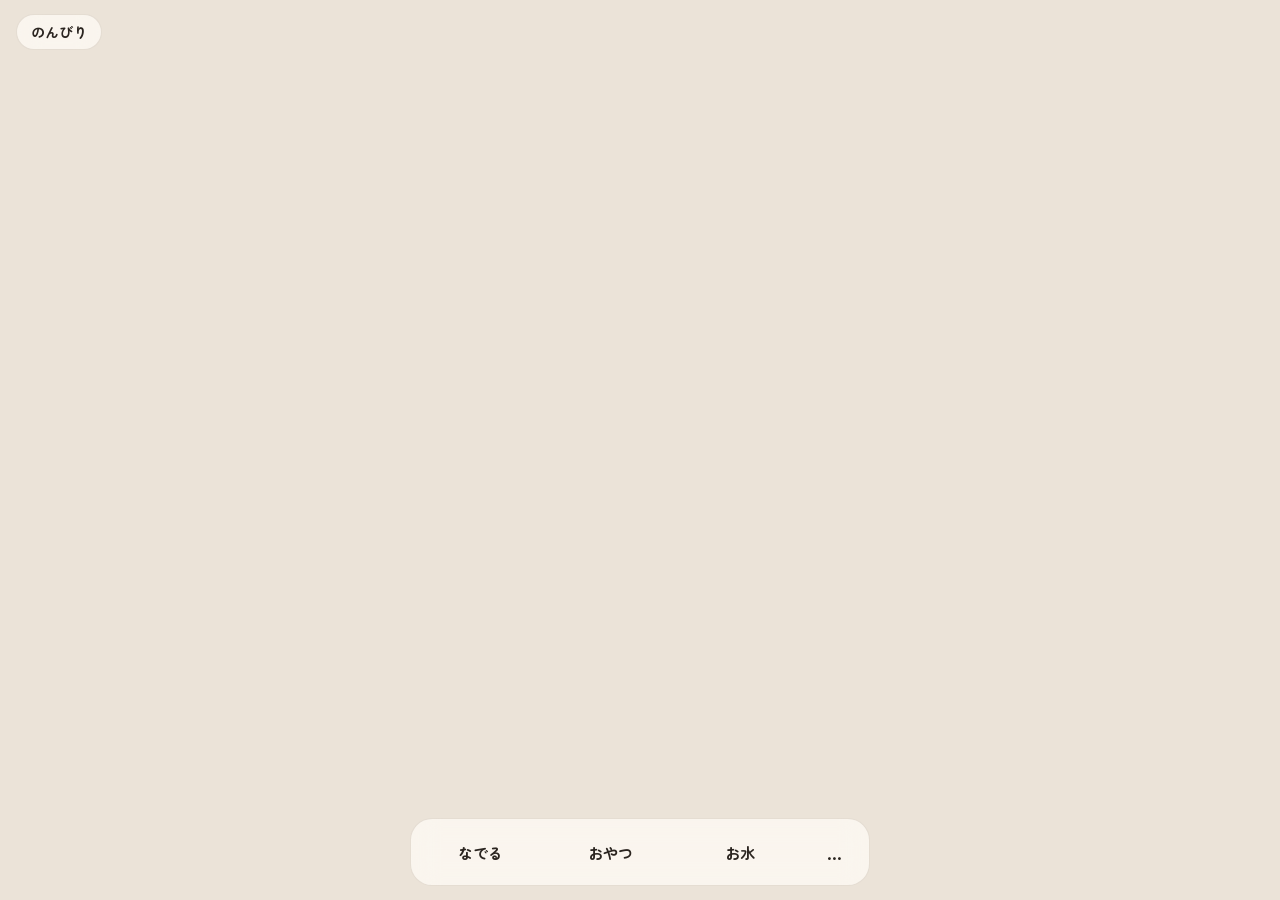
<file: index.html>
<!doctype html>
<html lang="ja">
<meta charset="utf-8">
<meta name="viewport" content="width=device-width,initial-scale=1,viewport-fit=cover">
<title>うちの子ライブ</title>
<meta name="robots" content="noindex,nofollow">
<link rel="manifest" href="manifest.json">
<meta name="theme-color" content="#ebe3d8">
<meta name="apple-mobile-web-app-capable" content="yes">
<meta name="mobile-web-app-capable" content="yes">
<meta name="apple-mobile-web-app-title" content="うちの子">
<meta name="apple-mobile-web-app-status-bar-style" content="default">
<link rel="apple-touch-icon" href="icon-180.png">
<link rel="icon" href="icon-180.png">
<link rel="preconnect" href="https://fonts.googleapis.com">
<link rel="stylesheet" href="https://fonts.googleapis.com/css2?family=Zen+Maru+Gothic:wght@500;700&display=swap">
<style>
/* layout: the pet fills the screen like a room it lives in; the care buttons sit low in a soft bar, poses tuck behind a "more" toggle.
   One fixed look on purpose: the room is the same warm studio wall as the videos, in light or dark mode. #desk = the small always-on-top window on a Mac. */
:root{
  --room:#ebe3d8;            /* updated live from the video's own wall colour */
  --bar:rgba(255,252,247,.72); --bar-line:rgba(120,96,72,.16);
  --ink:#2b2520; --sub:#6f6257; --accent:#c8743d; --accent-ink:#fff;
  --display:"Zen Maru Gothic","Hiragino Maru Gothic ProN","Hiragino Sans",sans-serif;
  color-scheme:light;
}
*{box-sizing:border-box;-webkit-tap-highlight-color:transparent}
html,body{height:100%}
body{margin:0;background:var(--room);color:var(--ink);font-family:var(--display);overflow:hidden;transition:background-color 1.2s linear;user-select:none;-webkit-user-select:none}
.stage{position:fixed;inset:0;cursor:pointer;outline:none}
.hani{position:absolute;left:50%;top:54%;width:min(100vw,74svh);aspect-ratio:1/1;max-width:100%;transform:translate(-50%,-50%);
  -webkit-mask-image:linear-gradient(to bottom,transparent 0,#000 16%,#000 86%,transparent 100%),linear-gradient(to right,transparent 0,#000 9%,#000 91%,transparent 100%);
  -webkit-mask-composite:source-in;mask-image:linear-gradient(to bottom,transparent 0,#000 16%,#000 86%,transparent 100%),linear-gradient(to right,transparent 0,#000 9%,#000 91%,transparent 100%);mask-composite:intersect}
@media (max-aspect-ratio: 3/4){ .hani{ -webkit-mask-image:linear-gradient(to bottom,transparent 0,#000 16%,#000 86%,transparent 100%); mask-image:linear-gradient(to bottom,transparent 0,#000 16%,#000 86%,transparent 100%) } }
.hani video{position:absolute;inset:0;width:100%;height:100%;object-fit:cover;opacity:0;transition:opacity .18s linear;pointer-events:none}
.hani video.top{z-index:2}
.hani video.shown{opacity:1}
.tag{position:fixed;z-index:5;top:calc(env(safe-area-inset-top,0px) + 14px);left:16px;background:var(--bar);border:1px solid var(--bar-line);-webkit-backdrop-filter:blur(12px);backdrop-filter:blur(12px);
  color:var(--ink);border-radius:999px;padding:7px 14px;font-size:14px;font-weight:700;pointer-events:none}
.loading{position:fixed;z-index:6;inset:0;display:grid;place-items:center;color:var(--sub);font-size:15px;background:var(--room)}
.loading[hidden]{display:none}
.dock{position:fixed;z-index:5;left:50%;bottom:calc(env(safe-area-inset-bottom,0px) + 14px);transform:translateX(-50%);width:min(calc(100vw - 32px),460px);display:flex;flex-direction:column;gap:8px}
.row{display:flex;gap:8px;padding:8px;background:var(--bar);border:1px solid var(--bar-line);border-radius:22px;-webkit-backdrop-filter:blur(14px);backdrop-filter:blur(14px)}
.row button{flex:1;min-width:0;border:0;border-radius:16px;padding:12px 4px;background:transparent;color:var(--ink);font-family:var(--display);font-weight:700;font-size:15px;cursor:pointer}
.row button:active{background:rgba(200,116,61,.14)}
.row button.on{background:var(--accent);color:var(--accent-ink)}
.row button:focus-visible{outline:2px solid var(--accent);outline-offset:-2px}
.row.more{font-size:14px}
.row.more button{font-size:13px;padding:10px 0;white-space:nowrap;letter-spacing:-.02em}
.row.more[hidden]{display:none}
#bMore{flex:0 0 52px;font-size:18px;letter-spacing:1px}
@media (prefers-reduced-motion: reduce){ .hani video{transition:none} body{transition:none} }

/* the Mac desk window: only Hani, controls appear on hover */
body.desk .hani{top:50%;width:100vw;max-width:none;-webkit-mask-image:radial-gradient(closest-side,#000 78%,transparent 100%);mask-image:radial-gradient(closest-side,#000 78%,transparent 100%)}
body.desk .tag,body.desk .dock{display:none}
.deskmenu{display:none}
body.desk .deskmenu{display:block;position:fixed;z-index:6;right:8px;bottom:8px}
.deskmenu .open{width:30px;height:30px;border-radius:50%;border:1px solid var(--bar-line);background:var(--bar);-webkit-backdrop-filter:blur(12px);backdrop-filter:blur(12px);
  color:var(--ink);font-size:14px;line-height:1;cursor:pointer;opacity:0;transition:opacity .2s}
body.desk:hover .deskmenu .open,.deskmenu .open[aria-expanded="true"]{opacity:1}
.deskmenu .list{position:absolute;right:0;bottom:36px;display:flex;flex-direction:column;min-width:112px;padding:4px;border-radius:12px;background:var(--bar);border:1px solid var(--bar-line);
  -webkit-backdrop-filter:blur(16px);backdrop-filter:blur(16px);box-shadow:0 6px 18px rgba(60,40,20,.18)}
.deskmenu .list[hidden]{display:none}
.deskmenu .list button{border:0;background:transparent;color:var(--ink);font-family:var(--display);font-weight:700;font-size:12px;text-align:left;padding:6px 10px;border-radius:8px;cursor:pointer;white-space:nowrap}
.deskmenu .list button:hover{background:rgba(200,116,61,.16)}
.deskmenu .list hr{border:0;border-top:1px solid var(--bar-line);margin:3px 6px}

/* the shelf: choose which pet lives here (public samples, or a private one by its code) */
.shelf{position:fixed;z-index:7;inset:0;overflow:auto;background:var(--room);padding:calc(env(safe-area-inset-top,0px) + 28px) 20px calc(env(safe-area-inset-bottom,0px) + 28px)}
.shelf[hidden]{display:none}
.shelf .in{max-width:460px;margin:0 auto;display:flex;flex-direction:column;gap:22px}
.shelf h1{font-size:24px;margin:0}
.shelf h2{font-size:15px;margin:0 0 10px;color:var(--sub)}
.shelf p{margin:0;color:var(--sub);font-size:14px;line-height:1.6}
.cards{display:grid;grid-template-columns:repeat(auto-fill,minmax(120px,1fr));gap:12px}
.card{display:flex;flex-direction:column;align-items:center;gap:8px;padding:12px;border-radius:18px;border:1px solid var(--bar-line);background:var(--bar);font-family:var(--display);font-weight:700;font-size:15px;color:var(--ink);cursor:pointer}
.card img{width:88px;height:88px;border-radius:24px;object-fit:cover}
.code{display:flex;gap:8px}
.code input{flex:1;min-width:0;font:inherit;font-size:16px;padding:12px 14px;border-radius:14px;border:1px solid var(--bar-line);background:#fffdf9;color:var(--ink)}
.code button{border:0;border-radius:14px;padding:0 18px;background:var(--accent);color:var(--accent-ink);font-family:var(--display);font-weight:700;font-size:15px;cursor:pointer}
.code input:focus-visible,.code button:focus-visible,.card:focus-visible{outline:2px solid var(--accent);outline-offset:2px}
.err{color:#a6402a;font-size:14px;min-height:1.4em}

/* #pet = the desktop pet on a Mac: no room, no frame, just the animal on the desktop (clips have transparent backgrounds) */
html.petmode,body.petmode{background:transparent!important}
body.petmode .hani{top:50%;width:100vw;max-width:none;-webkit-mask-image:none;mask-image:none}
body.petmode .tag,body.petmode .dock,body.petmode .loading{display:none}
body.petmode .deskmenu{display:block;position:fixed;z-index:6;right:4px;bottom:4px}
body.petmode:hover .deskmenu .open{opacity:1}
body.petmode .stage{cursor:grab}
</style>

<div class="stage" id="stage" tabindex="0" role="button" aria-label="なでる・呼ぶ">
  <div class="hani">
    <video id="vA" muted playsinline preload="auto"></video>
    <video id="vB" muted playsinline preload="auto"></video>
  </div>
</div>
<div class="tag" id="tag"></div>
<div class="dock">
  <div class="row more" id="more" hidden></div>
  <div class="row" id="careRow"></div>
</div>
<div class="deskmenu" id="deskmenu">
  <div class="list" id="deskList" hidden></div>
  <button class="open" id="bDeskMenu" aria-expanded="false" aria-controls="deskList" aria-label="メニュー">≡</button>
</div>
<div class="loading" id="loading" hidden>呼んでいます…</div>

<section class="shelf" id="shelf" hidden>
  <div class="in">
    <div>
      <h1>うちの子ライブ</h1>
      <p>スマホの中で暮らす子を迎えます。</p>
    </div>
    <div id="mineBox" hidden>
      <h2>うちの子</h2>
      <div class="cards" id="mine"></div>
    </div>
    <div>
      <h2>みんなの棚</h2>
      <div class="cards" id="cards"></div>
      <p id="noCards" hidden>準備中です。</p>
    </div>
    <div>
      <h2>コードで迎える</h2>
      <p>迎え入れコードをもらった人は、ここに入れてください。</p>
      <form class="code" id="codeForm" autocomplete="off">
        <input id="codeInput" aria-label="迎え入れコード" placeholder="迎え入れコード" autocapitalize="off" spellcheck="false">
        <button type="submit">迎える</button>
      </form>
      <div class="err" id="codeErr" role="status"></div>
    </div>
  </div>
</section>

<script>
(function(){
/* ---------- which pet lives here ----------
   A pet is a folder pets/<id>/ with pet.json + clips/. Public pets are listed in pets/catalog.json;
   private ones are not listed and are opened by their code (the folder id). Every pet adopted here is remembered,
   so going back to the shelf never loses a code. */
const params=new URLSearchParams(location.search);
const desk=location.hash==="#desk";
const petMode=location.hash==="#pet";
if(desk)document.body.classList.add("desk");
if(petMode){document.body.classList.add("petmode");document.documentElement.classList.add("petmode");}
/* the desktop pet uses transparent-background clips (.mov, HEVC with alpha) */
const CLIP_EXT=params.get("fmt")==="mov"?".mov":".mp4";
/* talk to the native app that hosts the page (Mac desktop pet / iPhone); does nothing in a browser */
const native=msg=>{try{window.webkit.messageHandlers.uchinoko.postMessage(msg);}catch(_){}};
const ls={get(k,d){try{const v=localStorage.getItem(k);return v==null?d:JSON.parse(v);}catch(_){return d}},set(k,v){try{v==null?localStorage.removeItem(k):localStorage.setItem(k,JSON.stringify(v));}catch(_){}}};
const CUR="uchinoko.current", ADOPTED="uchinoko.adopted";
const $=id=>document.getElementById(id);
const stage=$("stage"),tag=$("tag"),loading=$("loading"),shelf=$("shelf");
const layers=[$("vA"),$("vB")];
const rnd=(a,b)=>a+Math.random()*(b-a);
const now=()=>Date.now();
const isNight=()=>{const h=new Date().getHours();return h>=22||h<6;};
const weighted=(items,w=x=>x.weight)=>{const total=items.reduce((s,x)=>s+w(x),0);let r=Math.random()*total;for(const x of items){r-=w(x);if(r<0)return x;}return items[items.length-1];};
const validId=id=>/^[a-z0-9][a-z0-9-]{2,40}$/.test(id||"");

async function loadPet(id){
  if(!validId(id))throw new Error("bad id");
  /* native apps open the page from disk, where fetch() cannot read files; they hand the pet over themselves */
  const given=window.__UCHINOKO_PETS__&&window.__UCHINOKO_PETS__[id];
  if(given)return Object.assign({},given,{base:"pets/"+id+"/"});
  const r=await fetch("pets/"+id+"/pet.json",{cache:"no-cache"});
  if(!r.ok)throw new Error("not found");
  const pet=await r.json();pet.base="pets/"+id+"/";return pet;
}
function remember(pet){
  ls.set(CUR,pet.id);
  const list=ls.get(ADOPTED,[]).filter(x=>x.id!==pet.id);
  list.unshift({id:pet.id,name:pet.name,icon:pet.icon||"icon-180.png"});ls.set(ADOPTED,list);
}

/* ---------- the shelf ---------- */
function card(it){
  const b=document.createElement("button");b.className="card";b.type="button";
  const img=document.createElement("img");img.alt="";img.src="pets/"+it.id+"/"+(it.icon||"icon-180.png");
  b.append(img,document.createTextNode(it.name));b.onclick=()=>adopt(it.id);return b;
}
async function showShelf(){
  shelf.hidden=false;loading.hidden=true;
  const mine=ls.get(ADOPTED,[]);
  $("mineBox").hidden=!mine.length;$("mine").replaceChildren(...mine.map(card));
  let list=[];
  try{const r=await fetch("pets/catalog.json",{cache:"no-cache"});if(r.ok)list=(await r.json()).public||[];}catch(_){}
  $("noCards").hidden=list.length>0;$("cards").replaceChildren(...list.map(card));
}
async function adopt(id){
  $("codeErr").textContent="";
  try{const pet=await loadPet(id);remember(pet);shelf.hidden=true;start(pet);}
  catch(_){ $("codeErr").textContent="その子が見つかりませんでした。コードをもう一度確かめてください。"; }
}
$("codeForm").addEventListener("submit",e=>{e.preventDefault();adopt($("codeInput").value.trim().toLowerCase());});

/* ---------- mood ----------
   Three feelings that drift with time and settle with care. They only nudge what the pet chooses to do next;
   nothing bad ever happens from being left alone (no sickness, no leaving, no blame). */
const MOOD_DEFAULT={lonelyMinutes:30,hungryHours:6,thirstyHours:3,lonelyLabel:"かまって？",hungryLabel:"おなかすいた…",thirstyLabel:"のどかわいた…",greetLabel:"おかえり",greetAfterHours:3};
let M=null, mood=null;
const moodKey=()=>"uchinoko.mood."+P.id;
function loadMood(){const t=now();mood=Object.assign({touch:t,treat:t,water:t,pets:[]},ls.get(moodKey(),{}));}
function saveMood(){ls.set(moodKey(),mood);native({type:"mood",touch:mood.touch,treat:mood.treat,water:mood.water,pose});}
const clamp01=x=>Math.max(0,Math.min(1,x));
const lonely=()=>clamp01((now()-mood.touch)/(M.lonelyMinutes*60e3));
const hungry=()=>clamp01((now()-mood.treat)/(M.hungryHours*3600e3));
const thirsty=()=>clamp01((now()-mood.water)/(M.thirstyHours*3600e3));
function cared(id){
  const t=now();mood.touch=t;
  const c=P.care.find(x=>x.id===id);
  if(c&&c.settles){for(const k of c.settles)mood[k]=t;}
  if(id==="pet"){mood.pets=mood.pets.filter(x=>t-x<10*60e3).concat(t);}
  saveMood();
}
function touched(){mood.touch=now();saveMood();}

/* ---------- the living pet ---------- */
let P=null, URL_OF={}, EDGES={};
let greet=false, gen=0, front=0, pose="", moving=null, queue=[], idleCount=0, called=false, lastIdle="", resting=false, wake=null, nextLabel="";

function setupUI(){
  document.title=P.name;
  stage.setAttribute("aria-label",P.name+"をなでる・呼ぶ");
  const mk=(label,fn,attrs)=>{const b=document.createElement("button");b.type="button";b.textContent=label;b.onclick=e=>{e.stopPropagation();fn();};if(attrs)for(const k in attrs)b.dataset[k]=attrs[k];return b;};
  const poseBtns=()=>Object.entries(P.poses).map(([k,v])=>mk(v.button,()=>{touched();request(k);},{pose:k}));
  const careBtns=()=>P.care.map(c=>mk(c.button,()=>doCare(c.id)));
  const callBtn=()=>mk(P.call.button,call);
  const shelfBtn=()=>mk("ほかの子",()=>{location.href=location.pathname+"?shelf=1"+(desk?"#desk":"");});
  const showShelfBtn=!params.get("pet")&&!onlyPet;
  const more=$("more");more.replaceChildren(...poseBtns(),callBtn(),...(showShelfBtn?[shelfBtn()]:[]));
  const bMore=mk("…",()=>{more.hidden=!more.hidden;bMore.setAttribute("aria-expanded",String(!more.hidden));});
  bMore.id="bMore";bMore.setAttribute("aria-expanded","false");bMore.setAttribute("aria-label","姿勢を頼む");
  $("careRow").replaceChildren(...careBtns(),bMore);
  $("deskList").replaceChildren(...careBtns(),document.createElement("hr"),...poseBtns(),callBtn(),...(showShelfBtn?[document.createElement("hr"),shelfBtn()]:[]));
}

function clipNames(){
  const names=new Set();
  for(const v of Object.values(P.poses))v.idles.forEach(i=>names.add(i.clip));
  P.transitions.forEach(t=>names.add(t.clip));
  P.care.forEach(c=>c.outcomes.forEach(o=>names.add(o.clip)));
  return [...names];
}
function preload(){
  const src=n=>P.base+"clips/"+n+CLIP_EXT;
  const names=clipNames();
  /* keep every clip in memory so switching never waits on the network; opened from disk (native apps), play straight from the files.
     A clip that fails to load is simply skipped later. */
  return Promise.all(names.map(n=>fetch(src(n)).then(r=>{if(!r.ok)throw 0;return r.blob();}).then(b=>{URL_OF[n]=URL.createObjectURL(b);}).catch(()=>{URL_OF[n]=src(n);})));
}

/* play a clip on the back layer and fade it over the front one. Always settles: on end, on error, or by a watchdog,
   and right away when interrupted (stopPlay), so the life loop can never hang on one clip. */
let stopPlay=null;
function play(name){
  const next=layers[1-front], cur=layers[front];
  return new Promise(res=>{
    let done=false, guard=0;
    const finish=ok=>{if(done)return;done=true;clearTimeout(guard);next.onloadeddata=next.onended=next.onerror=null;stopPlay=null;res(ok);};
    stopPlay=()=>{next.pause();finish(false);};
    if(!URL_OF[name]){finish(false);return;}
    guard=setTimeout(()=>finish(false),5000);           // never started
    next.onerror=()=>finish(false);
    /* iPhone's WebKit does not load a video until it is asked to play, so ask right away and reveal it once frames arrive */
    next.onloadeddata=()=>{
      next.onloadeddata=null;
      next.classList.add("top","shown"); cur.classList.remove("top");
      setTimeout(()=>{cur.classList.remove("shown");cur.pause();},220);
      front=1-front;
      clearTimeout(guard);guard=setTimeout(()=>finish(true),((next.duration||10)+4)*1000);  // stalled midway
    };
    next.onended=()=>finish(true);
    next.src=URL_OF[name];
    const p=next.play(); if(p&&p.catch)p.catch(()=>{});
  });
}
/* a pause that a request can cut short */
function rest(ms){return new Promise(res=>{resting=true;const t=setTimeout(()=>{resting=false;wake=null;res();},ms);wake=()=>{clearTimeout(t);resting=false;wake=null;res();};});}

/* shortest path between poses, as a list of transition clips */
function path(from,to){
  if(from===to)return [];
  const prev={[from]:null},q=[from];
  while(q.length){const p=q.shift();for(const n in (EDGES[p]||{})){if(!(n in prev)){prev[n]=p;q.push(n);}}}
  if(!(to in prev))return [];
  const out=[];let n=to;while(prev[n]!==null){out.unshift({clip:EDGES[prev[n]][n],to:n});n=prev[n];}
  return out;
}

/* what to do after an idle: the pet's own odds, nudged by how it feels */
function choose(){
  const pp=P.poses[pose];
  const lon=lonely(), hun=hungry(), thi=thirsty();
  // wants company: come up and look for you (not in the middle of the night)
  if(lon>0.7&&!isNight()&&pose!==P.call.pose&&Math.random()<0.35){nextLabel=M.lonelyLabel;return P.call.pose;}
  const careOf=id=>P.care.find(c=>c.id===id);
  if(hun>0.8&&careOf("treat")&&Math.random()<0.25){const to=careOf("treat").pose;if(to!==pose){nextLabel=M.hungryLabel;return to;}}
  if(thi>0.8&&careOf("water")&&Math.random()<0.25){const to=careOf("water").pose;if(to!==pose){nextLabel=M.thirstyLabel;return to;}}
  // lonely pets do not settle into long naps
  const stay=pp.stayIdles?[lon>0.7?1:pp.stayIdles[0],lon>0.7?2:pp.stayIdles[1]]:null;
  if(stay&&idleCount<rnd(stay[0],stay[1]))return null;
  const odds=(isNight()&&pp.nightNext)||pp.next;
  const pick=weighted(Object.entries(odds),([,w])=>w)[0];
  return pick==="stay"?null:pick;
}
/* the plain idle (first) comes up by its weight; the habits fill the rest and never repeat back to back */
function pickIdle(p){
  const list=P.poses[p].idles.filter((x,i)=>i===0||x.clip!==lastIdle);
  const pick=weighted(list);lastIdle=pick.clip;return pick;
}
/* how a care goes also depends on mood: a lonely pet melts into petting, one petted again and again starts ducking away */
function careClip(id){
  const c=P.care.find(x=>x.id===id);
  if(id!=="pet")return weighted(c.outcomes);
  const recent=mood.pets.filter(x=>now()-x<10*60e3).length, lon=lonely();
  return weighted(c.outcomes,o=>{
    const avoid=/dodge|いや/.test(o.clip+o.label);
    return o.weight*(avoid?(recent>=3?2.5:1)*(lon>0.6?0.5:1):(lon>0.6?1.5:1));
  });
}
function markButtons(){document.querySelectorAll("[data-pose]").forEach(b=>b.classList.toggle("on",b.dataset.pose===pose));}
function idleLabel(idle){
  if(greet){greet=false;return M.greetLabel;}
  if(idle.label)return idle.label;
  const pp=P.poses[pose];
  if(hungry()>0.8&&P.care.some(c=>c.id==="treat"&&c.pose===pose))return M.hungryLabel;
  if(thirsty()>0.8&&P.care.some(c=>c.id==="water"&&c.pose===pose))return M.thirstyLabel;
  if(lonely()>0.7&&pose===P.call.pose&&!isNight())return M.lonelyLabel;
  return (isNight()&&pp.nightLabel)||pp.label;
}

/* the life loop: one at a time, numbered (gen). A request starts a new loop and the old one quietly ends. */
async function live(g){
  while(g===gen){
    if(queue.length){
      const s=queue.shift();
      tag.textContent=s.label||nextLabel||(s.to===P.call.pose&&called?P.call.label:(P.poses[s.to].arriveLabel||P.movingLabel));
      nextLabel="";
      moving=s.to; await play(s.clip); if(g!==gen)return;
      pose=s.to; moving=null; idleCount=0; markButtons(); native({type:"pose",pose});
      continue;
    }
    if(called&&pose===P.call.pose)called=false;
    /* after a pose change, always spend at least one idle in the new pose */
    const next=idleCount===0?null:choose();
    if(next){const q=path(pose,next);if(q.length){queue=q;continue;}}
    nextLabel="";
    const idle=pickIdle(pose);
    tag.textContent=idleLabel(idle);
    idleCount++;
    const ok=await play(idle.clip); if(g!==gen)return;
    if(!ok)await rest(800);   // a missing clip: wait a beat instead of spinning
    if(g!==gen)return;
    /* sometimes just stay still for a moment, like a real animal */
    if(!queue.length&&!P.poses[pose].noHold&&Math.random()<(P.holdChance||0)){await rest(rnd(1200,3500));}
  }
}
function restart(){gen++;if(stopPlay)stopPlay();if(wake)wake();live(gen);}

/* a request interrupts a calm idle or pause right away; a pose change already underway finishes first, then the new plan runs */
function request(to,care){
  const q=path(moving||pose,to);
  if(care){const o=careClip(care);q.push({clip:o.clip,to,label:o.label});}
  if(!q.length)return;
  queue=q;
  if(moving)return;
  restart();
}
function doCare(id){const c=P.care.find(x=>x.id===id);if(!c)return;called=false;cared(id);request(c.pose,c.id);}
function call(){called=true;touched();tag.textContent=P.call.label;request(P.call.pose);}
/* tapping does what the pet's own table says for the pose it is in */
function tap(){
  if(!P||moving)return;
  const act=P.tap[pose]||P.tap["*"];
  if(act==="call")call();else doCare(act);
}
if(!petMode)stage.addEventListener("click",tap);
/* the desktop pet: press and move to carry it (the Mac app moves the window); a press without moving is a tap */
if(petMode){
  let down=null,dragging=false;
  stage.addEventListener("pointerdown",e=>{down={x:e.screenX,y:e.screenY};dragging=false;stage.setPointerCapture(e.pointerId);});
  stage.addEventListener("pointermove",e=>{
    if(!down)return;
    const dx=e.screenX-down.x,dy=e.screenY-down.y;
    if(!dragging&&Math.hypot(dx,dy)<4)return;
    dragging=true;native({type:"drag",dx,dy});down={x:e.screenX,y:e.screenY};
  });
  stage.addEventListener("pointerup",()=>{if(!down)return;if(dragging){native({type:"drop"});touched();}else tap();down=null;dragging=false;});
}
stage.addEventListener("keydown",e=>{if(e.key==="Enter"||e.key===" "){e.preventDefault();tap();}});

/* the Mac desk window: a menu button on hover; choosing anything closes the list again */
const deskList=$("deskList"),bDesk=$("bDeskMenu");
const setDesk=open=>{deskList.hidden=!open;bDesk.setAttribute("aria-expanded",String(open));};
bDesk.onclick=e=>{e.stopPropagation();setDesk(deskList.hidden);};
deskList.addEventListener("click",()=>setDesk(false),true);  // capture: the buttons stop the click from bubbling
document.addEventListener("mouseleave",()=>setDesk(false));

/* browsers pause muted video that scrolls out of view or sits in a background tab; resume it so the chain of clips never stalls */
function resume(){const v=layers[front];if(v.src&&v.paused&&!v.ended){const p=v.play();if(p&&p.catch)p.catch(()=>{});}}
setInterval(resume,1000);
document.addEventListener("visibilitychange",()=>{if(!document.hidden)resume();});

/* the room takes the colour of the wall behind the pet in the current clip, so the video's edge disappears */
const probe=document.createElement("canvas");probe.width=probe.height=1;
const pctx=probe.getContext("2d",{willReadFrequently:true});
function matchRoom(){
  const v=layers[front];if(!v.videoWidth)return;
  try{pctx.drawImage(v,v.videoWidth*0.02,v.videoHeight*0.04,v.videoWidth*0.06,v.videoHeight*0.06,0,0,1,1);
    const d=pctx.getImageData(0,0,1,1).data;document.documentElement.style.setProperty("--room",`rgb(${d[0]},${d[1]},${d[2]})`);}catch(_){}
}
if(!petMode)setInterval(matchRoom,1500);

/* keep the screen on while the pet is shown (a dedicated device on a stand), where the browser allows it */
async function keepAwake(){try{if("wakeLock" in navigator&&!document.hidden)await navigator.wakeLock.request("screen");}catch(_){}}
document.addEventListener("visibilitychange",()=>{if(!document.hidden&&P)keepAwake();});

/* native apps (menu bar item, widget buttons) call these */
window.uchinoko={care:id=>P&&doCare(id),pose:p=>{if(P&&P.poses[p]){touched();request(p);}},call:()=>P&&call(),
  mood:()=>P&&({lonely:lonely(),hungry:hungry(),thirsty:thirsty(),pose})};

async function start(pet){
  P=pet;M=Object.assign({},MOOD_DEFAULT,P.mood||{});EDGES={};
  P.transitions.forEach(t=>{(EDGES[t.from]=EDGES[t.from]||{})[t.to]=t.clip;});
  if(!P.poses[P.start])P.start=Object.keys(P.poses)[0];
  pose=P.start;loading.textContent=P.name+"を呼んでいます…";loading.hidden=false;
  loadMood();
  setupUI();
  await preload();
  loading.hidden=true;markButtons();
  /* back after a long while: the pet gets up to greet you */
  const away=now()-mood.touch;
  if(away>M.greetAfterHours*3600e3&&!isNight()){const q=path(pose,P.call.pose);if(q.length){q[q.length-1].label=M.greetLabel;queue=q;}else greet=true;}
  touched();
  restart();keepAwake();
  native({type:"ready",name:P.name,care:P.care.map(c=>[c.id,c.button]),poses:Object.entries(P.poses).map(([k,v])=>[k,v.button]),call:P.call.button});
}

/* boot: ?pet=<id> (native apps, or a link) wins, then the site's own pet (catalog.json "only": a site that shows one pet
   and no shelf, like the browser sample), then the pet last here; ?shelf=1 or nothing remembered opens the shelf */
let onlyPet=null;
(async()=>{
  try{const r=await fetch("pets/catalog.json",{cache:"no-cache"});if(r.ok)onlyPet=(await r.json()).only||null;}catch(_){}
  const id=params.get("pet")||onlyPet||(params.get("shelf")?null:ls.get(CUR,null));
  if(id){try{const pet=await loadPet(id);if(!onlyPet)remember(pet);return start(pet);}catch(_){}}
  showShelf();
})();
})();
</script>
</file>
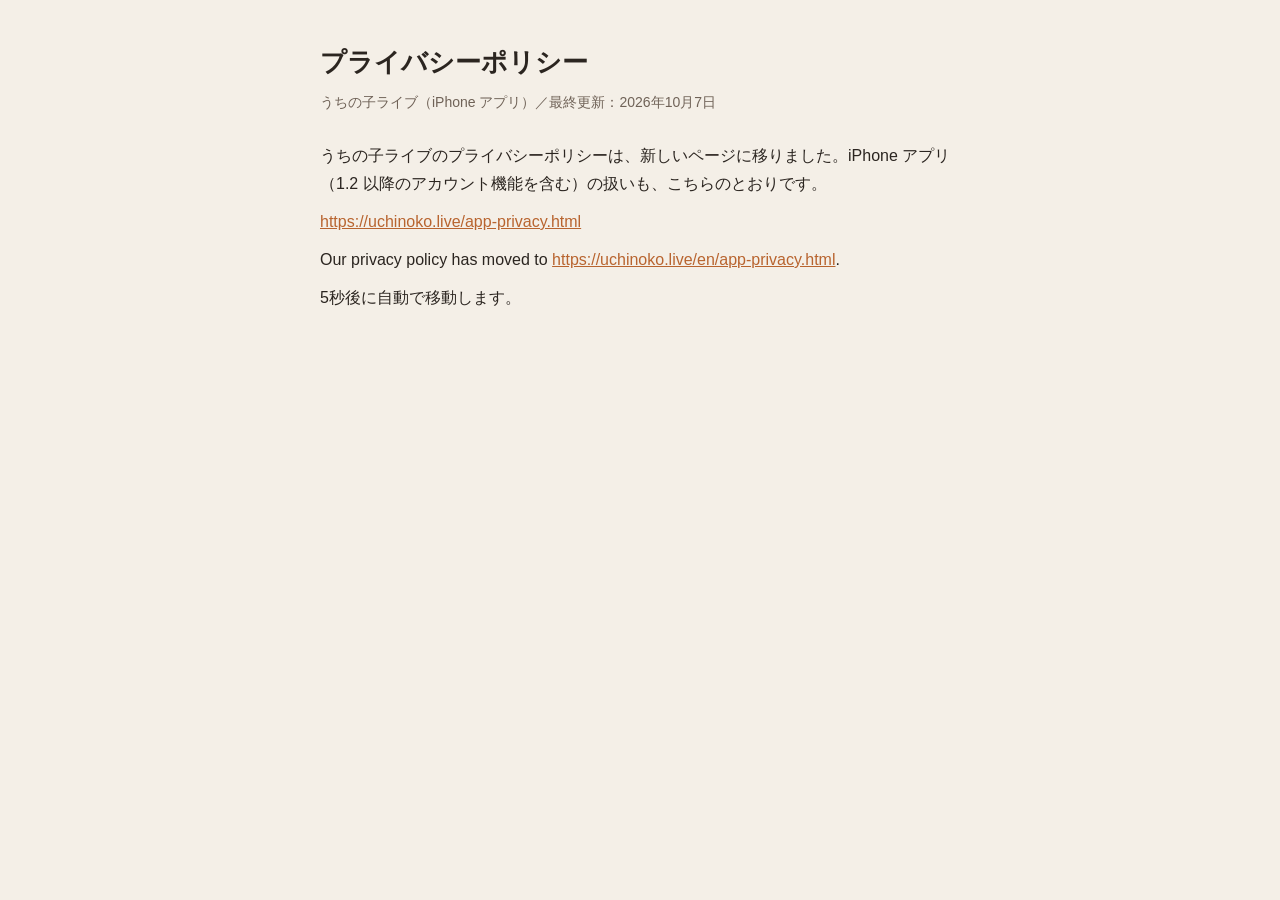
<file: privacy.html>
<!doctype html>
<html lang="ja">
<meta charset="utf-8">
<meta name="viewport" content="width=device-width,initial-scale=1">
<title>プライバシーポリシー｜うちの子ライブ</title>
<link rel="canonical" href="https://uchinoko.live/app-privacy.html">
<meta http-equiv="refresh" content="5; url=https://uchinoko.live/app-privacy.html">
<link rel="stylesheet" href="_base.css">
<main>
  <h1>プライバシーポリシー</h1>
  <p class="sub">うちの子ライブ（iPhone アプリ）／最終更新：2026年10月7日</p>
  <p>うちの子ライブのプライバシーポリシーは、新しいページに移りました。iPhone アプリ（1.2 以降のアカウント機能を含む）の扱いも、こちらのとおりです。</p>
  <p><a href="https://uchinoko.live/app-privacy.html">https://uchinoko.live/app-privacy.html</a></p>
  <p lang="en">Our privacy policy has moved to <a href="https://uchinoko.live/en/app-privacy.html">https://uchinoko.live/en/app-privacy.html</a>.</p>
  <p>5秒後に自動で移動します。</p>
</main>
</file>
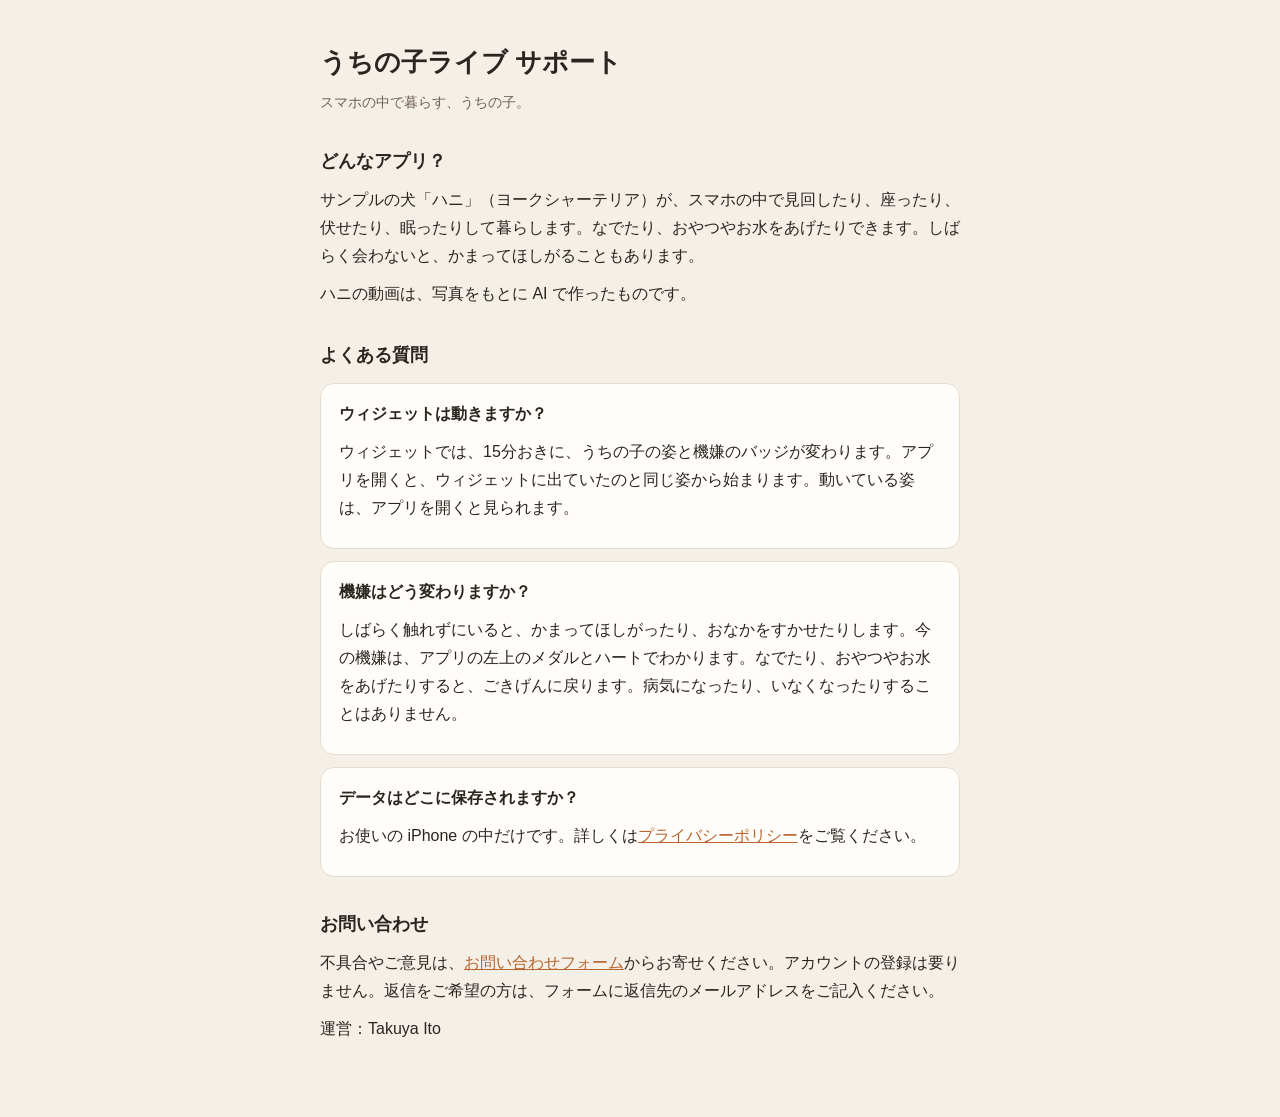
<file: support.html>
<!doctype html>
<html lang="ja">
<meta charset="utf-8">
<meta name="viewport" content="width=device-width,initial-scale=1">
<title>サポート｜うちの子ライブ</title>
<link rel="stylesheet" href="_base.css">
<main>
  <h1>うちの子ライブ サポート</h1>
  <p class="sub">スマホの中で暮らす、うちの子。</p>

  <h2>どんなアプリ？</h2>
  <p>サンプルの犬「ハニ」（ヨークシャーテリア）が、スマホの中で見回したり、座ったり、伏せたり、眠ったりして暮らします。なでたり、おやつやお水をあげたりできます。しばらく会わないと、かまってほしがることもあります。</p>
  <p>ハニの動画は、写真をもとに AI で作ったものです。</p>

  <h2>よくある質問</h2>
  <div class="card">
    <p><strong>ウィジェットは動きますか？</strong></p>
    <p>ウィジェットでは、15分おきに、うちの子の姿と機嫌のバッジが変わります。アプリを開くと、ウィジェットに出ていたのと同じ姿から始まります。動いている姿は、アプリを開くと見られます。</p>
  </div>
  <div class="card">
    <p><strong>機嫌はどう変わりますか？</strong></p>
    <p>しばらく触れずにいると、かまってほしがったり、おなかをすかせたりします。今の機嫌は、アプリの左上のメダルとハートでわかります。なでたり、おやつやお水をあげたりすると、ごきげんに戻ります。病気になったり、いなくなったりすることはありません。</p>
  </div>
  <div class="card">
    <p><strong>データはどこに保存されますか？</strong></p>
    <p>お使いの iPhone の中だけです。詳しくは<a href="privacy.html">プライバシーポリシー</a>をご覧ください。</p>
  </div>

  <h2>お問い合わせ</h2>
  <p>不具合やご意見は、<a href="https://docs.google.com/forms/d/e/1FAIpQLSc89kQQ0jOoyQUE6hntp5Hk7MwB5LqPoQbalVuLPXvrYSUA6A/viewform">お問い合わせフォーム</a>からお寄せください。アカウントの登録は要りません。返信をご希望の方は、フォームに返信先のメールアドレスをご記入ください。</p>
  <p>運営：Takuya Ito</p>
</main>
</file>
<file: _base.css>
:root{--bg:#f4efe7;--panel:#fffdf9;--ink:#2b2520;--sub:#6f6257;--line:#e6dccf;--accent:#b8642f;color-scheme:light}
@media (prefers-color-scheme:dark){:root{--bg:#1c1916;--panel:#26221e;--ink:#f2ece4;--sub:#ab9f93;--line:#3b352f;--accent:#e08b52;color-scheme:dark}}
*{box-sizing:border-box}
body{margin:0;background:var(--bg);color:var(--ink);font-family:-apple-system,BlinkMacSystemFont,"Hiragino Sans","Noto Sans JP",sans-serif;line-height:1.75;font-size:16px}
main{max-width:680px;margin:0 auto;padding-block:40px 64px;padding-inline:20px}
h1{font-family:"Hiragino Maru Gothic ProN","Hiragino Sans",sans-serif;font-size:26px;margin:0 0 4px;text-wrap:balance}
h2{font-size:18px;margin:32px 0 8px}
p,li{margin:0 0 10px}
.sub{color:var(--sub);font-size:14px;margin-bottom:28px}
a{color:var(--accent)}
.card{background:var(--panel);border:1px solid var(--line);border-radius:14px;padding:16px 18px;margin:12px 0}
</file>
